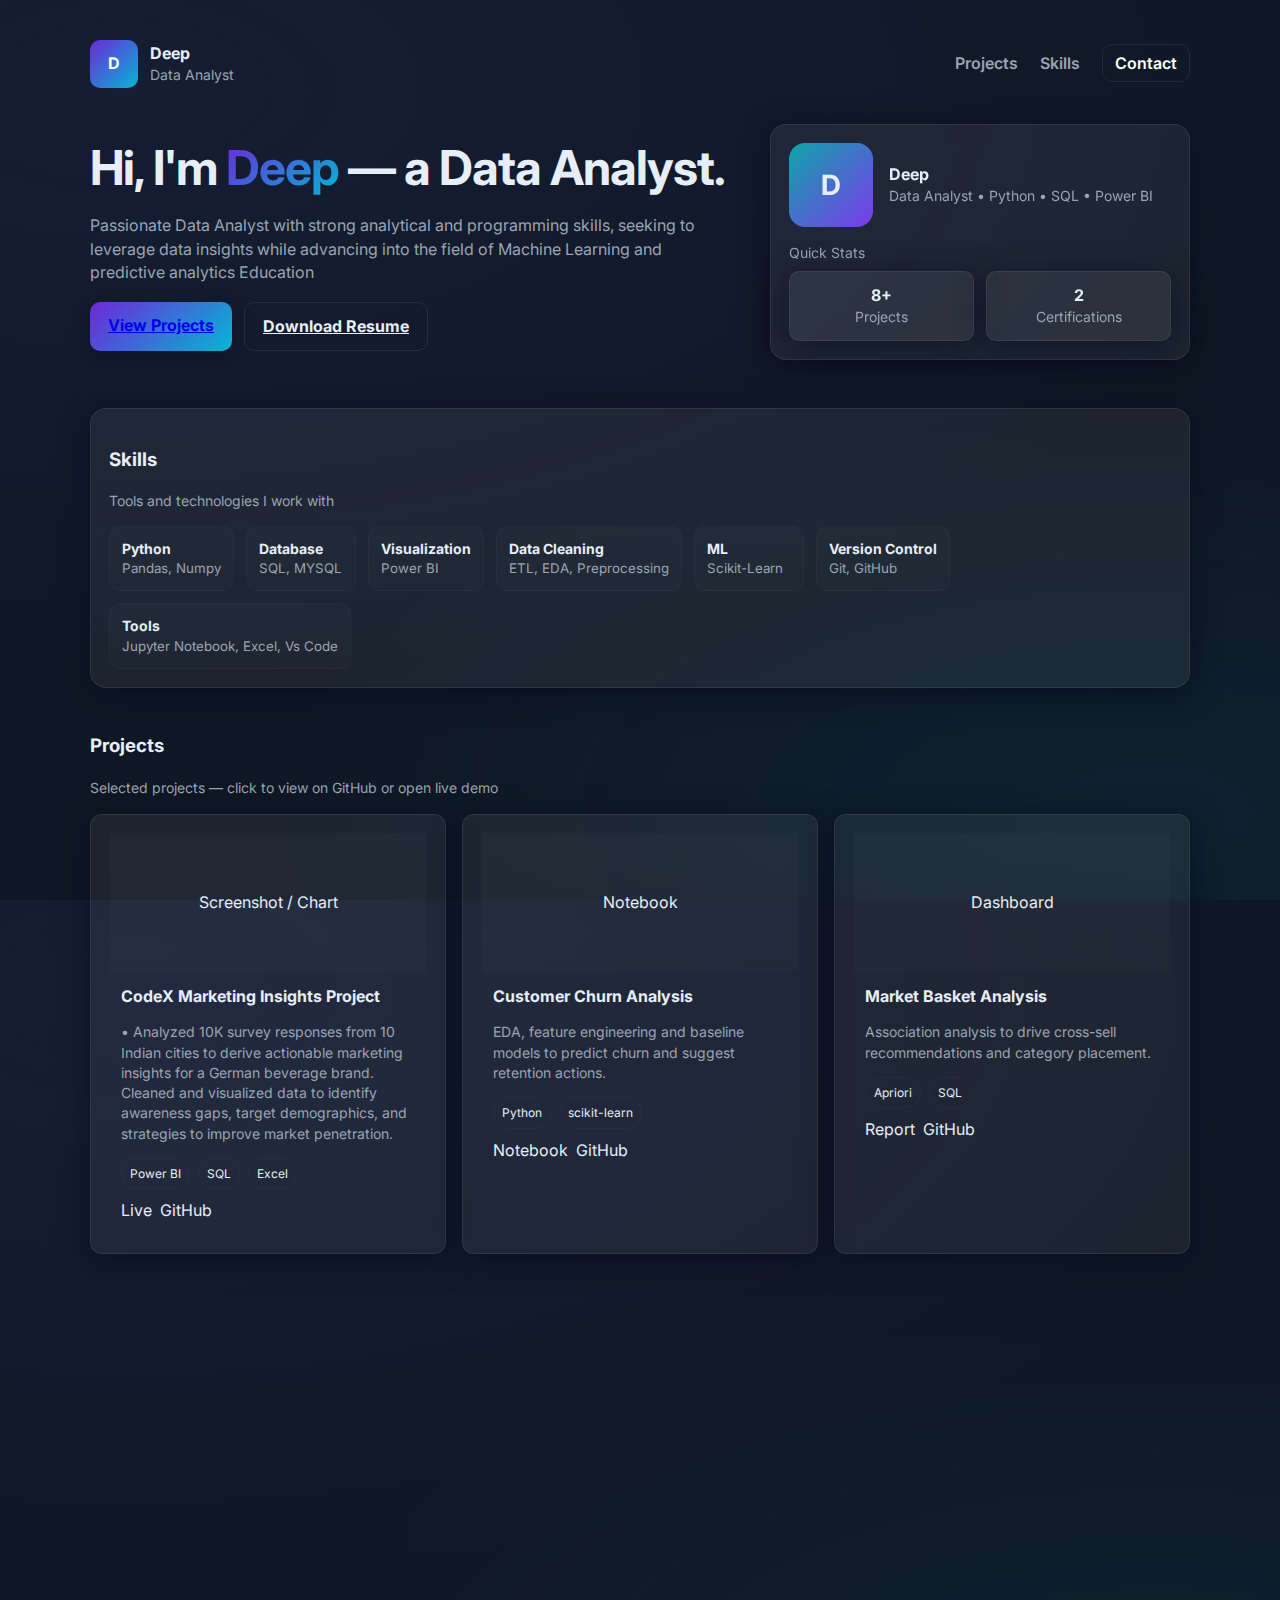
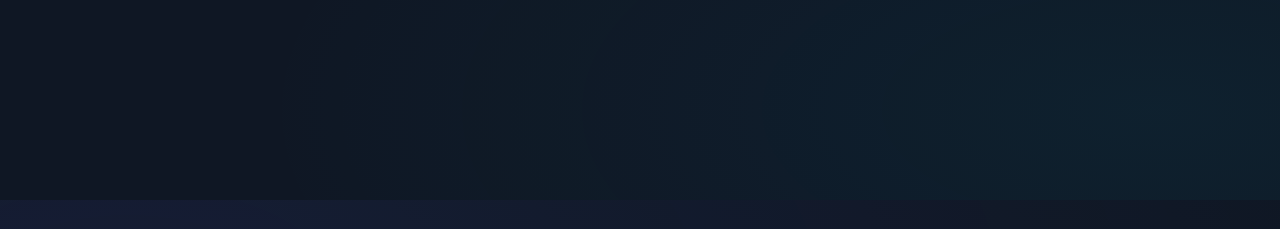
<file: index.html>
<!doctype html>
<html lang="en">

<head>
  <meta charset="utf-8" />
  <meta name="viewport" content="width=device-width,initial-scale=1" />
  <title>Deep | Data Analyst</title>
  <!-- Google Fonts -->
  <link
    href="https://fonts.googleapis.com/css2?family=Inter:wght@300;400;600;700;800&family=Poppins:wght@500;700&display=swap"
    rel="stylesheet">

  <style>
    :root {
      --bg: #0f1724;
      --card: rgba(255, 255, 255, 0.06);
      --glass: rgba(255, 255, 255, 0.06);
      --accent: linear-gradient(135deg, #6d28d9 0%, #06b6d4 100%);
      --muted: #9aa4b2;
      --glass-border: rgba(255, 255, 255, 0.08);
      --max-width: 1100px;
    }

    * {
      box-sizing: border-box
    }

    html,
    body {
      height: 100%
    }

    body {
      margin: 0;
      font-family: Inter, Poppins, system-ui, -apple-system, "Segoe UI", Roboto, "Helvetica Neue", Arial;
      background: radial-gradient(1200px 600px at 10% 10%, rgba(99, 102, 241, 0.08), transparent),
        radial-gradient(900px 400px at 90% 90%, rgba(6, 182, 212, 0.06), transparent),
        var(--bg);
      color: #e6eef8;
      -webkit-font-smoothing: antialiased;
      -moz-osx-font-smoothing: grayscale;
      line-height: 1.45;
      padding: 40px 20px;
      display: flex;
      justify-content: center;
    }

    .container {
      width: 100%;
      max-width: var(--max-width)
    }

    /* NAV */
    header {
      display: flex;
      align-items: center;
      justify-content: space-between;
      margin-bottom: 36px
    }

    .brand {
      display: flex;
      align-items: center;
      gap: 12px
    }

    .logo {
      width: 48px;
      height: 48px;
      border-radius: 10px;
      background: var(--accent);
      display: flex;
      align-items: center;
      justify-content: center;
      font-weight: 700;
      color: white
    }

    nav a {
      color: var(--muted);
      text-decoration: none;
      margin-left: 18px;
      font-weight: 600
    }

    nav a.cta {
      background: transparent;
      border: 1px solid var(--glass-border);
      padding: 8px 12px;
      border-radius: 10px;
      color: #fff
    }

    /* HERO */
    .hero {
      display: grid;
      grid-template-columns: 1fr 420px;
      gap: 32px;
      align-items: center;
      margin-bottom: 48px
    }

    .hero-left h1 {
      font-size: 48px;
      margin: 0 0 12px 0;
      letter-spacing: -1px
    }

    .hero-left p {
      color: var(--muted);
      margin: 0 0 18px 0;
      font-size: 16px;
      max-width: 700px
    }

    .btns {
      display: flex;
      gap: 12px
    }

    .btn {
      padding: 12px 18px;
      border-radius: 10px;
      border: 0;
      font-weight: 700;
      cursor: pointer
    }

    .btn-primary {
      background: var(--accent);
      box-shadow: 0 6px 18px rgba(13, 14, 31, 0.45)
    }

    .btn-ghost {
      background: transparent;
      border: 1px solid var(--glass-border);
      color: #e6eef8
    }

    .hero-right {
      backdrop-filter: blur(8px);
      background: linear-gradient(180deg, rgba(255, 255, 255, 0.03), rgba(255, 255, 255, 0.02));
      border: 1px solid var(--glass-border);
      padding: 22px;
      border-radius: 16px
    }

    .profile {
      display: flex;
      gap: 16px;
      align-items: center
    }

    .avatar {
      width: 84px;
      height: 84px;
      border-radius: 16px;
      background: linear-gradient(135deg, #0ea5a7, #7c3aed);
      display: flex;
      align-items: center;
      justify-content: center;
      font-size: 28px;
      font-weight: 700
    }

    .small {
      color: var(--muted);
      font-size: 14px
    }

    /* SECTIONS */
    section {
      margin-bottom: 44px
    }

    .card {
      background: var(--card);
      border-radius: 16px;
      padding: 18px;
      border: 1px solid var(--glass-border);
      box-shadow: 0 6px 30px rgba(2, 6, 23, 0.5)
    }

    /* SKILLS */
    .skills-grid {
      display: flex;
      flex-wrap: wrap;
      gap: 12px;
      margin-top: 12px
    }

    .skill {
      min-width: 110px;
      padding: 12px;
      border-radius: 12px;
      background: linear-gradient(180deg, rgba(255, 255, 255, 0.02), rgba(255, 255, 255, 0.01));
      border: 1px solid rgba(255, 255, 255, 0.03);
      display: flex;
      flex-direction: column;
      align-items: flex-start
    }

    .skill b {
      font-size: 14px
    }

    .skill small {
      color: var(--muted)
    }

    /* PROJECTS */
    .projects-grid {
      display: grid;
      grid-template-columns: repeat(3, 1fr);
      gap: 16px;
      margin-top: 16px
    }

    .project {
      border-radius: 12px;
      overflow: hidden
    }

    .project .thumb {
      height: 140px;
      background: linear-gradient(180deg, rgba(255, 255, 255, 0.02), rgba(255, 255, 255, 0.01));
      display: flex;
      align-items: center;
      justify-content: center
    }

    .project .meta {
      padding: 12px
    }

    .project h4 {
      margin: 0 0 6px 0
    }

    .chips {
      display: flex;
      gap: 8px;
      flex-wrap: wrap;
      margin-top: 8px
    }

    .chip {
      padding: 6px 8px;
      border-radius: 999px;
      font-size: 12px;
      border: 1px solid rgba(255, 255, 255, 0.03)
    }

    /* CONTACT */
    .contact-grid {
      display: grid;
      grid-template-columns: 1fr 360px;
      gap: 16px
    }

    form label {
      display: block;
      margin-bottom: 6px;
      font-size: 14px
    }

    form input,
    form textarea {
      width: 100%;
      padding: 10px;
      border-radius: 10px;
      border: 1px solid var(--glass-border);
      background: transparent;
      color: #e6eef8
    }

    form textarea {
      min-height: 120px
    }

    footer {
      display: flex;
      justify-content: space-between;
      align-items: center;
      color: var(--muted);
      font-size: 14px
    }

    /* reveal animation */
    .reveal {
      opacity: 0;
      transform: translateY(12px);
      transition: all 600ms cubic-bezier(.2, .9, .2, 1)
    }

    .reveal.visible {
      opacity: 1;
      transform: none
    }

    /* responsive */
    @media (max-width:1000px) {
      .hero {
        grid-template-columns: 1fr
      }

      .projects-grid {
        grid-template-columns: repeat(2, 1fr)
      }

      .contact-grid {
        grid-template-columns: 1fr
      }
    }

    @media (max-width:640px) {
      body {
        padding: 24px
      }

      .projects-grid {
        grid-template-columns: 1fr
      }

      nav a {
        display: none
      }

      .brand {
        gap: 8px
      }

      .hero-left h1 {
        font-size: 36px
      }
    }

    /* small helpers */
    .muted {
      color: var(--muted)
    }

    a.link {
      color: inherit;
      text-decoration: none
    }

    .toast {
      position: fixed;
      bottom: 30px;
      right: 30px;
      background: linear-gradient(135deg, #06b6d4, #6d28d9);
      color: white;
      padding: 14px 22px;
      border-radius: 12px;
      box-shadow: 0 6px 20px rgba(0, 0, 0, 0.3);
      opacity: 0;
      transform: translateY(20px);
      transition: opacity 0.5s ease, transform 0.5s ease;
      z-index: 1000;
      font-weight: 600;
    }

    .toast.show {
      opacity: 1;
      transform: translateY(0);
    }
  </style>
</head>

<body>
  <div class="container">
    <header>
      <div class="brand">
        <div class="logo">D</div>
        <div>
          <div style="font-weight:700">Deep</div>
          <div class="small">Data Analyst</div>
        </div>
      </div>
      <nav>
        <a href="#projects">Projects</a>
        <a href="#skills">Skills</a>
        <a href="#contact" class="cta">Contact</a>
      </nav>
    </header>

    <main>
      <section class="hero">
        <div class="hero-left">
          <h1 class="reveal">Hi, I'm <span
              style="background:var(--accent);-webkit-background-clip:text;background-clip:text;color:transparent;">Deep</span>
            — a Data Analyst.</h1>
          <p class="reveal">Passionate Data Analyst with strong analytical and programming skills, seeking to leverage
            data insights while
            advancing into the field of Machine Learning and predictive analytics Education</p>
          <div class="btns reveal">
            <a href="#projects" class="btn btn-primary">View Projects</a>
            <a href="/Deep_Resume.pdf" class="btn btn-ghost">Download Resume</a>
          </div>
        </div>
        <aside class="hero-right card reveal">
          <div class="profile">
            <div class="avatar">D</div>
            <div>
              <div style="font-weight:700">Deep</div>
              <div class="small">Data Analyst • Python • SQL • Power BI</div>
            </div>
          </div>

          <div style="margin-top:16px" class="small muted">Quick Stats</div>
          <div style="display:flex;gap:12px;margin-top:8px">
            <div class="card" style="padding:12px;border-radius:10px;flex:1;text-align:center">
              <div style="font-weight:700">8+</div>
              <div class="small muted">Projects</div>
            </div>
            <div class="card" style="padding:12px;border-radius:10px;flex:1;text-align:center">
              <div style="font-weight:700">2</div>
              <div class="small muted">Certifications</div>
            </div>
          </div>
        </aside>
      </section>

      <section id="skills" class="reveal card">
        <h3>Skills</h3>
        <p class="small muted">Tools and technologies I work with</p>
        <div class="skills-grid">
          <div class="skill"><b>Python</b><small>Pandas, Numpy</small></div>
          <div class="skill"><b>Database</b><small>SQL, MYSQL</small></div>
          <div class="skill"><b>Visualization</b><small>Power BI</small></div>
          <div class="skill"><b>Data Cleaning</b><small>ETL, EDA, Preprocessing</small></div>
          <div class="skill"><b>ML </b><small>Scikit-Learn</small></div>
          <div class="skill"><b>Version Control</b><small>Git, GitHub</small></div>
          <div class="skill"><b>Tools </b><small>Jupyter Notebook, Excel, Vs Code</small></div>
        </div>
      </section>

      <section id="projects" class="reveal">
        <h3>Projects</h3>
        <p class="small muted">Selected projects — click to view on GitHub or open live demo</p>
        <div class="projects-grid">

          <!-- Project 1 -->
          <article class="project card reveal">
            <div class="thumb">Screenshot / Chart</div>
            <div class="meta">
              <h4>CodeX Marketing Insights Project</h4>
              <p class="small muted">• Analyzed 10K survey responses from 10 Indian cities to derive actionable
                marketing insights for a German
                beverage brand.
                Cleaned and visualized data to identify awareness gaps, target demographics, and strategies to improve
                market penetration.
              </p>
              <div class="chips">
                <span class="chip">Power BI</span>
                <span class="chip">SQL</span>
                <span class="chip">Excel</span>
              </div>
              <div style="margin-top:10px;display:flex;gap:8px">
                <a class="link" href="#">Live</a>
                <a class="link" href="#">GitHub</a>
              </div>
            </div>
          </article>

          <!-- Project 2 -->
          <article class="project card reveal">
            <div class="thumb">Notebook</div>
            <div class="meta">
              <h4>Customer Churn Analysis</h4>
              <p class="small muted">EDA, feature engineering and baseline models to predict churn and suggest retention
                actions.</p>
              <div class="chips">
                <span class="chip">Python</span>
                <span class="chip">scikit-learn</span>
              </div>
              <div style="margin-top:10px;display:flex;gap:8px">
                <a class="link" href="#">Notebook</a>
                <a class="link" href="#">GitHub</a>
              </div>
            </div>
          </article>

          <!-- Project 3 -->
          <article class="project card reveal">
            <div class="thumb">Dashboard</div>
            <div class="meta">
              <h4>Market Basket Analysis</h4>
              <p class="small muted">Association analysis to drive cross-sell recommendations and category placement.
              </p>
              <div class="chips">
                <span class="chip">Apriori</span>
                <span class="chip">SQL</span>
              </div>
              <div style="margin-top:10px;display:flex;gap:8px">
                <a class="link" href="#">Report</a>
                <a class="link" href="#">GitHub</a>
              </div>
            </div>
          </article>

        </div>
      </section>

      <section id="contact" class="reveal card">
        <h3>Contact</h3>
        <p class="small muted">Have a project or interview question? Let's talk.</p>
        <div class="contact-grid">
          <div>
            <form id="contactForm">
              <label for="name">Name</label>
              <input id="name" name="name" placeholder="Your name" required />

              <label for="email">Email</label>
              <input id="email" name="email" type="email" placeholder="your@email.com" required />

              <label for="message">Message</label>
              <textarea id="message" name="message" placeholder="Tell me about your project" required></textarea>

              <button type="submit" class="btn btn-primary">Send Message</button>
            </form>
          </div>

          <aside>
            <div class="card" style="padding:12px;border-radius:10px">
              <div style="font-weight:700">Email</div>
              <div class="small muted">deepsinghrajput975@gmail.com</div>

              <div style="margin-top:12px;font-weight:700">Social</div>
              <div style="margin-top:8px" class="small muted">GitHub • LinkedIn • Twitter</div>
            </div>
          </aside>
        </div>
      </section>

    </main>

    <footer class="reveal">
      <div>© <span id="year"></span> Deep • Built with HTML + CSS + JS</div>
      <div class="small muted">Made for job applications & portfolio reviews</div>
    </footer>

  </div>

  <script>
    // Small helpers: set year
    document.getElementById('year').textContent = new Date().getFullYear();

    // Reveal on scroll using IntersectionObserver
    const observer = new IntersectionObserver((entries) => {
      entries.forEach(e => {
        if (e.isIntersecting) {
          e.target.classList.add('visible');
          observer.unobserve(e.target);
        }
      })
    });

    document.querySelectorAll('.reveal').forEach(el => observer.observe(el));

    // Smooth scroll for internal links
    document.querySelectorAll('a[href^="#"]').forEach(a => {
      a.addEventListener('click', e => {
        const href = a.getAttribute('href');
        if (href.length > 1) {
          e.preventDefault();
          document.querySelector(href).scrollIntoView({ behavior: 'smooth', block: 'start' });
        }
      })
    });

    // Simple form handler (client-only). Replace with your backend or email service.
    function submitForm() {
      const name = document.getElementById('name').value.trim();
      const email = document.getElementById('email').value.trim();
      const message = document.getElementById('message').value.trim();
      if (!name || !email || !message) {
        alert('Please fill all fields');
        return;
      }
      // As a simple demo, open user's email client using mailto (edit before publish)
      const subject = encodeURIComponent('Portfolio contact from ' + name);
      const body = encodeURIComponent(message + '\n\nFrom: ' + name + ' (' + email + ')');
      window.location.href = 'mailto:deep@example.com?subject=' + subject + '&body=' + body;
    }

    // Toast helper
    function showToast() {
      const toast = document.getElementById('toast');
      toast.textContent = "message";
      toast.classList.add('show');

      setTimeout(() => {
        toast.classList.remove('show');
      }, 3000); // hide after 3 seconds
    }
    const form = document.getElementById('contactForm');

    form.addEventListener('submit', async (e) => {
      e.preventDefault();

      const data = {
        name: document.getElementById('name').value,
        email: document.getElementById('email').value,
        message: document.getElementById('message').value
      };

      try {
        const res = await fetch('http://127.0.0.1:5000/contact', {
          method: 'POST',
          headers: { 'Content-Type': 'application/json' },
          body: JSON.stringify(data)
        });

        const json = await res.json();
        if (json.success) {
          //alert(json.message);
          showToast();
          form.reset();
        } else {
          alert(json.error || 'Failed to send message');
        }
      } catch (err) {
        alert('Server error. Try again later.');
        console.error(err);
      }
    });



  </script>

  <!-- Toast notification -->
  <div id="toast" class="toast"></div>
</body>

</html>
</file>
